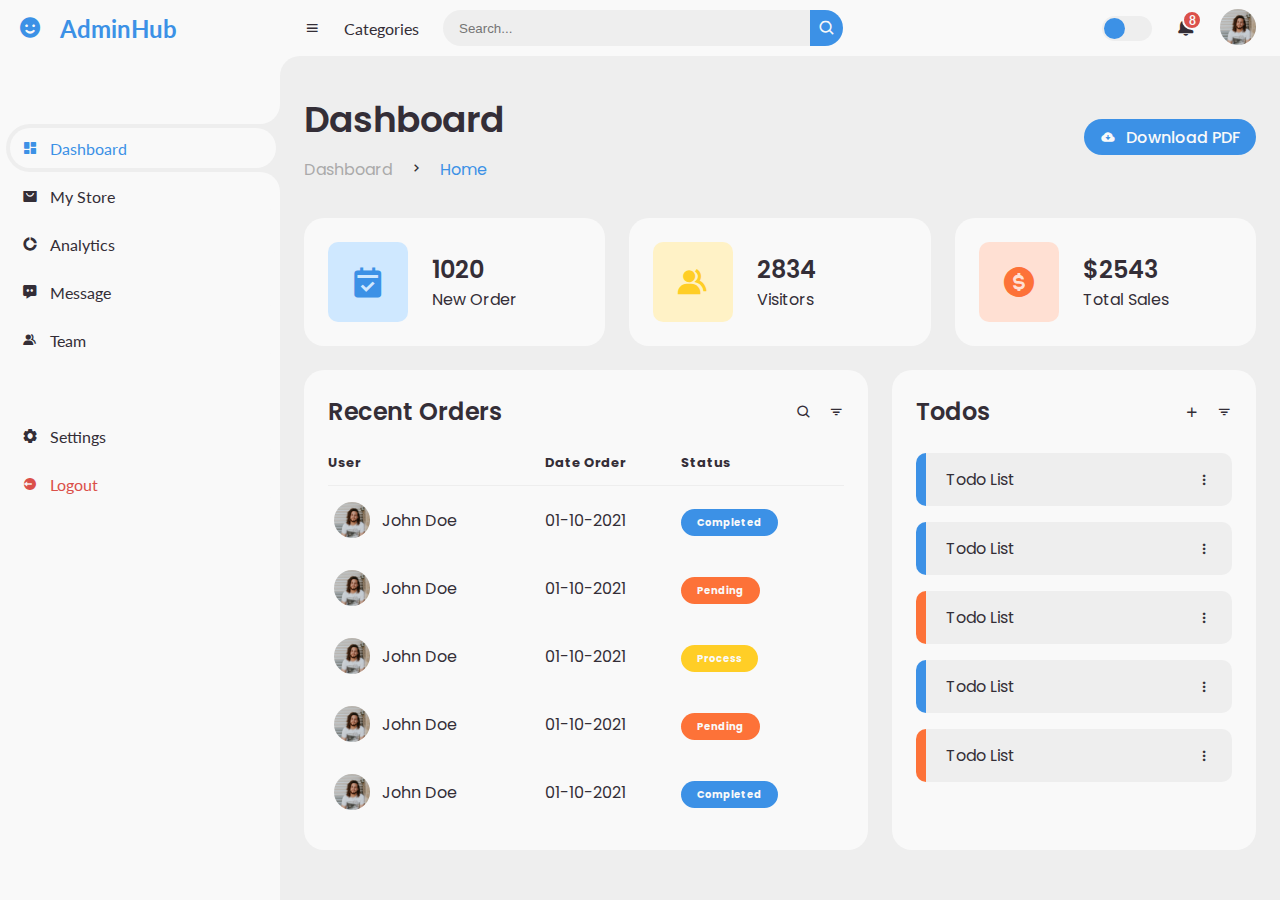
<file: template/index.html>
<!DOCTYPE html>
<html lang="en">
<head>
	<meta charset="UTF-8">
	<meta name="viewport" content="width=device-width, initial-scale=1.0">

	<!-- Boxicons -->
	<link href='https://unpkg.com/boxicons@2.0.9/css/boxicons.min.css' rel='stylesheet'>
	<!-- My CSS -->
	<link rel="stylesheet" href="style.css">

	<title>AdminHub</title>
</head>
<body>


	<!-- SIDEBAR -->
	<section id="sidebar">
		<a href="#" class="brand">
			<i class='bx bxs-smile'></i>
			<span class="text">AdminHub</span>
		</a>
		<ul class="side-menu top">
			<li class="active">
				<a href="#">
					<i class='bx bxs-dashboard' ></i>
					<span class="text">Dashboard</span>
				</a>
			</li>
			<li>
				<a href="#">
					<i class='bx bxs-shopping-bag-alt' ></i>
					<span class="text">My Store</span>
				</a>
			</li>
			<li>
				<a href="#">
					<i class='bx bxs-doughnut-chart' ></i>
					<span class="text">Analytics</span>
				</a>
			</li>
			<li>
				<a href="#">
					<i class='bx bxs-message-dots' ></i>
					<span class="text">Message</span>
				</a>
			</li>
			<li>
				<a href="#">
					<i class='bx bxs-group' ></i>
					<span class="text">Team</span>
				</a>
			</li>
		</ul>
		<ul class="side-menu">
			<li>
				<a href="#">
					<i class='bx bxs-cog' ></i>
					<span class="text">Settings</span>
				</a>
			</li>
			<li>
				<a href="#" class="logout">
					<i class='bx bxs-log-out-circle' ></i>
					<span class="text">Logout</span>
				</a>
			</li>
		</ul>
	</section>
	<!-- SIDEBAR -->



	<!-- CONTENT -->
	<section id="content">
		<!-- NAVBAR -->
		<nav>
			<i class='bx bx-menu' ></i>
			<a href="#" class="nav-link">Categories</a>
			<form action="#">
				<div class="form-input">
					<input type="search" placeholder="Search...">
					<button type="submit" class="search-btn"><i class='bx bx-search' ></i></button>
				</div>
			</form>
			<input type="checkbox" id="switch-mode" hidden>
			<label for="switch-mode" class="switch-mode"></label>
			<a href="#" class="notification">
				<i class='bx bxs-bell' ></i>
				<span class="num">8</span>
			</a>
			<a href="#" class="profile">
				<img src="img/people.png">
			</a>
		</nav>
		<!-- NAVBAR -->

		<!-- MAIN -->
		<main>
			<div class="head-title">
				<div class="left">
					<h1>Dashboard</h1>
					<ul class="breadcrumb">
						<li>
							<a href="#">Dashboard</a>
						</li>
						<li><i class='bx bx-chevron-right' ></i></li>
						<li>
							<a class="active" href="#">Home</a>
						</li>
					</ul>
				</div>
				<a href="#" class="btn-download">
					<i class='bx bxs-cloud-download' ></i>
					<span class="text">Download PDF</span>
				</a>
			</div>

			<ul class="box-info">
				<li>
					<i class='bx bxs-calendar-check' ></i>
					<span class="text">
						<h3>1020</h3>
						<p>New Order</p>
					</span>
				</li>
				<li>
					<i class='bx bxs-group' ></i>
					<span class="text">
						<h3>2834</h3>
						<p>Visitors</p>
					</span>
				</li>
				<li>
					<i class='bx bxs-dollar-circle' ></i>
					<span class="text">
						<h3>$2543</h3>
						<p>Total Sales</p>
					</span>
				</li>
			</ul>


			<div class="table-data">
				<div class="order">
					<div class="head">
						<h3>Recent Orders</h3>
						<i class='bx bx-search' ></i>
						<i class='bx bx-filter' ></i>
					</div>
					<table>
						<thead>
							<tr>
								<th>User</th>
								<th>Date Order</th>
								<th>Status</th>
							</tr>
						</thead>
						<tbody>
							<tr>
								<td>
									<img src="img/people.png">
									<p>John Doe</p>
								</td>
								<td>01-10-2021</td>
								<td><span class="status completed">Completed</span></td>
							</tr>
							<tr>
								<td>
									<img src="img/people.png">
									<p>John Doe</p>
								</td>
								<td>01-10-2021</td>
								<td><span class="status pending">Pending</span></td>
							</tr>
							<tr>
								<td>
									<img src="img/people.png">
									<p>John Doe</p>
								</td>
								<td>01-10-2021</td>
								<td><span class="status process">Process</span></td>
							</tr>
							<tr>
								<td>
									<img src="img/people.png">
									<p>John Doe</p>
								</td>
								<td>01-10-2021</td>
								<td><span class="status pending">Pending</span></td>
							</tr>
							<tr>
								<td>
									<img src="img/people.png">
									<p>John Doe</p>
								</td>
								<td>01-10-2021</td>
								<td><span class="status completed">Completed</span></td>
							</tr>
						</tbody>
					</table>
				</div>
				<div class="todo">
					<div class="head">
						<h3>Todos</h3>
						<i class='bx bx-plus' ></i>
						<i class='bx bx-filter' ></i>
					</div>
					<ul class="todo-list">
						<li class="completed">
							<p>Todo List</p>
							<i class='bx bx-dots-vertical-rounded' ></i>
						</li>
						<li class="completed">
							<p>Todo List</p>
							<i class='bx bx-dots-vertical-rounded' ></i>
						</li>
						<li class="not-completed">
							<p>Todo List</p>
							<i class='bx bx-dots-vertical-rounded' ></i>
						</li>
						<li class="completed">
							<p>Todo List</p>
							<i class='bx bx-dots-vertical-rounded' ></i>
						</li>
						<li class="not-completed">
							<p>Todo List</p>
							<i class='bx bx-dots-vertical-rounded' ></i>
						</li>
					</ul>
				</div>
			</div>
		</main>
		<!-- MAIN -->
	</section>
	<!-- CONTENT -->
	

	<script src="script.js"></script>
</body>
</html>
</file>
<file: template/style.css>
@import url('https://fonts.googleapis.com/css2?family=Lato:wght@400;700&family=Poppins:wght@400;500;600;700&display=swap');

* {
	margin: 0;
	padding: 0;
	box-sizing: border-box;
}

a {
	text-decoration: none;
}

li {
	list-style: none;
}

:root {
	--poppins: 'Poppins', sans-serif;
	--lato: 'Lato', sans-serif;

	--light: #F9F9F9;
	--blue: #3C91E6;
	--light-blue: #CFE8FF;
	--grey: #eee;
	--dark-grey: #AAAAAA;
	--dark: #342E37;
	--red: #DB504A;
	--yellow: #FFCE26;
	--light-yellow: #FFF2C6;
	--orange: #FD7238;
	--light-orange: #FFE0D3;
}

html {
	overflow-x: hidden;
}

body.dark {
	--light: #0C0C1E;
	--grey: #060714;
	--dark: #FBFBFB;
}

body {
	background: var(--grey);
	overflow-x: hidden;
}





/* SIDEBAR */
#sidebar {
	position: fixed;
	top: 0;
	left: 0;
	width: 280px;
	height: 100%;
	background: var(--light);
	z-index: 2000;
	font-family: var(--lato);
	transition: .3s ease;
	overflow-x: hidden;
	scrollbar-width: none;
}
#sidebar::--webkit-scrollbar {
	display: none;
}
#sidebar.hide {
	width: 60px;
}
#sidebar .brand {
	font-size: 24px;
	font-weight: 700;
	height: 56px;
	display: flex;
	align-items: center;
	color: var(--blue);
	position: sticky;
	top: 0;
	left: 0;
	background: var(--light);
	z-index: 500;
	padding-bottom: 20px;
	box-sizing: content-box;
}
#sidebar .brand .bx {
	min-width: 60px;
	display: flex;
	justify-content: center;
}
#sidebar .side-menu {
	width: 100%;
	margin-top: 48px;
}
#sidebar .side-menu li {
	height: 48px;
	background: transparent;
	margin-left: 6px;
	border-radius: 48px 0 0 48px;
	padding: 4px;
}
#sidebar .side-menu li.active {
	background: var(--grey);
	position: relative;
}
#sidebar .side-menu li.active::before {
	content: '';
	position: absolute;
	width: 40px;
	height: 40px;
	border-radius: 50%;
	top: -40px;
	right: 0;
	box-shadow: 20px 20px 0 var(--grey);
	z-index: -1;
}
#sidebar .side-menu li.active::after {
	content: '';
	position: absolute;
	width: 40px;
	height: 40px;
	border-radius: 50%;
	bottom: -40px;
	right: 0;
	box-shadow: 20px -20px 0 var(--grey);
	z-index: -1;
}
#sidebar .side-menu li a {
	width: 100%;
	height: 100%;
	background: var(--light);
	display: flex;
	align-items: center;
	border-radius: 48px;
	font-size: 16px;
	color: var(--dark);
	white-space: nowrap;
	overflow-x: hidden;
}
#sidebar .side-menu.top li.active a {
	color: var(--blue);
}
#sidebar.hide .side-menu li a {
	width: calc(48px - (4px * 2));
	transition: width .3s ease;
}
#sidebar .side-menu li a.logout {
	color: var(--red);
}
#sidebar .side-menu.top li a:hover {
	color: var(--blue);
}
#sidebar .side-menu li a .bx {
	min-width: calc(60px  - ((4px + 6px) * 2));
	display: flex;
	justify-content: center;
}
/* SIDEBAR */





/* CONTENT */
#content {
	position: relative;
	width: calc(100% - 280px);
	left: 280px;
	transition: .3s ease;
}
#sidebar.hide ~ #content {
	width: calc(100% - 60px);
	left: 60px;
}




/* NAVBAR */
#content nav {
	height: 56px;
	background: var(--light);
	padding: 0 24px;
	display: flex;
	align-items: center;
	grid-gap: 24px;
	font-family: var(--lato);
	position: sticky;
	top: 0;
	left: 0;
	z-index: 1000;
}
#content nav::before {
	content: '';
	position: absolute;
	width: 40px;
	height: 40px;
	bottom: -40px;
	left: 0;
	border-radius: 50%;
	box-shadow: -20px -20px 0 var(--light);
}
#content nav a {
	color: var(--dark);
}
#content nav .bx.bx-menu {
	cursor: pointer;
	color: var(--dark);
}
#content nav .nav-link {
	font-size: 16px;
	transition: .3s ease;
}
#content nav .nav-link:hover {
	color: var(--blue);
}
#content nav form {
	max-width: 400px;
	width: 100%;
	margin-right: auto;
}
#content nav form .form-input {
	display: flex;
	align-items: center;
	height: 36px;
}
#content nav form .form-input input {
	flex-grow: 1;
	padding: 0 16px;
	height: 100%;
	border: none;
	background: var(--grey);
	border-radius: 36px 0 0 36px;
	outline: none;
	width: 100%;
	color: var(--dark);
}
#content nav form .form-input button {
	width: 36px;
	height: 100%;
	display: flex;
	justify-content: center;
	align-items: center;
	background: var(--blue);
	color: var(--light);
	font-size: 18px;
	border: none;
	outline: none;
	border-radius: 0 36px 36px 0;
	cursor: pointer;
}
#content nav .notification {
	font-size: 20px;
	position: relative;
}
#content nav .notification .num {
	position: absolute;
	top: -6px;
	right: -6px;
	width: 20px;
	height: 20px;
	border-radius: 50%;
	border: 2px solid var(--light);
	background: var(--red);
	color: var(--light);
	font-weight: 700;
	font-size: 12px;
	display: flex;
	justify-content: center;
	align-items: center;
}
#content nav .profile img {
	width: 36px;
	height: 36px;
	object-fit: cover;
	border-radius: 50%;
}
#content nav .switch-mode {
	display: block;
	min-width: 50px;
	height: 25px;
	border-radius: 25px;
	background: var(--grey);
	cursor: pointer;
	position: relative;
}
#content nav .switch-mode::before {
	content: '';
	position: absolute;
	top: 2px;
	left: 2px;
	bottom: 2px;
	width: calc(25px - 4px);
	background: var(--blue);
	border-radius: 50%;
	transition: all .3s ease;
}
#content nav #switch-mode:checked + .switch-mode::before {
	left: calc(100% - (25px - 4px) - 2px);
}
/* NAVBAR */





/* MAIN */
#content main {
	width: 100%;
	padding: 36px 24px;
	font-family: var(--poppins);
	max-height: calc(100vh - 56px);
	overflow-y: auto;
}
#content main .head-title {
	display: flex;
	align-items: center;
	justify-content: space-between;
	grid-gap: 16px;
	flex-wrap: wrap;
}
#content main .head-title .left h1 {
	font-size: 36px;
	font-weight: 600;
	margin-bottom: 10px;
	color: var(--dark);
}
#content main .head-title .left .breadcrumb {
	display: flex;
	align-items: center;
	grid-gap: 16px;
}
#content main .head-title .left .breadcrumb li {
	color: var(--dark);
}
#content main .head-title .left .breadcrumb li a {
	color: var(--dark-grey);
	pointer-events: none;
}
#content main .head-title .left .breadcrumb li a.active {
	color: var(--blue);
	pointer-events: unset;
}
#content main .head-title .btn-download {
	height: 36px;
	padding: 0 16px;
	border-radius: 36px;
	background: var(--blue);
	color: var(--light);
	display: flex;
	justify-content: center;
	align-items: center;
	grid-gap: 10px;
	font-weight: 500;
}




#content main .box-info {
	display: grid;
	grid-template-columns: repeat(auto-fit, minmax(240px, 1fr));
	grid-gap: 24px;
	margin-top: 36px;
}
#content main .box-info li {
	padding: 24px;
	background: var(--light);
	border-radius: 20px;
	display: flex;
	align-items: center;
	grid-gap: 24px;
}
#content main .box-info li .bx {
	width: 80px;
	height: 80px;
	border-radius: 10px;
	font-size: 36px;
	display: flex;
	justify-content: center;
	align-items: center;
}
#content main .box-info li:nth-child(1) .bx {
	background: var(--light-blue);
	color: var(--blue);
}
#content main .box-info li:nth-child(2) .bx {
	background: var(--light-yellow);
	color: var(--yellow);
}
#content main .box-info li:nth-child(3) .bx {
	background: var(--light-orange);
	color: var(--orange);
}
#content main .box-info li .text h3 {
	font-size: 24px;
	font-weight: 600;
	color: var(--dark);
}
#content main .box-info li .text p {
	color: var(--dark);	
}





#content main .table-data {
	display: flex;
	flex-wrap: wrap;
	grid-gap: 24px;
	margin-top: 24px;
	width: 100%;
	color: var(--dark);
}
#content main .table-data > div {
	border-radius: 20px;
	background: var(--light);
	padding: 24px;
	overflow-x: auto;
}
#content main .table-data .head {
	display: flex;
	align-items: center;
	grid-gap: 16px;
	margin-bottom: 24px;
}
#content main .table-data .head h3 {
	margin-right: auto;
	font-size: 24px;
	font-weight: 600;
}
#content main .table-data .head .bx {
	cursor: pointer;
}

#content main .table-data .order {
	flex-grow: 1;
	flex-basis: 500px;
}
#content main .table-data .order table {
	width: 100%;
	border-collapse: collapse;
}
#content main .table-data .order table th {
	padding-bottom: 12px;
	font-size: 13px;
	text-align: left;
	border-bottom: 1px solid var(--grey);
}
#content main .table-data .order table td {
	padding: 16px 0;
}
#content main .table-data .order table tr td:first-child {
	display: flex;
	align-items: center;
	grid-gap: 12px;
	padding-left: 6px;
}
#content main .table-data .order table td img {
	width: 36px;
	height: 36px;
	border-radius: 50%;
	object-fit: cover;
}
#content main .table-data .order table tbody tr:hover {
	background: var(--grey);
}
#content main .table-data .order table tr td .status {
	font-size: 10px;
	padding: 6px 16px;
	color: var(--light);
	border-radius: 20px;
	font-weight: 700;
}
#content main .table-data .order table tr td .status.completed {
	background: var(--blue);
}
#content main .table-data .order table tr td .status.process {
	background: var(--yellow);
}
#content main .table-data .order table tr td .status.pending {
	background: var(--orange);
}


#content main .table-data .todo {
	flex-grow: 1;
	flex-basis: 300px;
}
#content main .table-data .todo .todo-list {
	width: 100%;
}
#content main .table-data .todo .todo-list li {
	width: 100%;
	margin-bottom: 16px;
	background: var(--grey);
	border-radius: 10px;
	padding: 14px 20px;
	display: flex;
	justify-content: space-between;
	align-items: center;
}
#content main .table-data .todo .todo-list li .bx {
	cursor: pointer;
}
#content main .table-data .todo .todo-list li.completed {
	border-left: 10px solid var(--blue);
}
#content main .table-data .todo .todo-list li.not-completed {
	border-left: 10px solid var(--orange);
}
#content main .table-data .todo .todo-list li:last-child {
	margin-bottom: 0;
}
/* MAIN */
/* CONTENT */









@media screen and (max-width: 768px) {
	#sidebar {
		width: 200px;
	}

	#content {
		width: calc(100% - 60px);
		left: 200px;
	}

	#content nav .nav-link {
		display: none;
	}
}






@media screen and (max-width: 576px) {
	#content nav form .form-input input {
		display: none;
	}

	#content nav form .form-input button {
		width: auto;
		height: auto;
		background: transparent;
		border-radius: none;
		color: var(--dark);
	}

	#content nav form.show .form-input input {
		display: block;
		width: 100%;
	}
	#content nav form.show .form-input button {
		width: 36px;
		height: 100%;
		border-radius: 0 36px 36px 0;
		color: var(--light);
		background: var(--red);
	}

	#content nav form.show ~ .notification,
	#content nav form.show ~ .profile {
		display: none;
	}

	#content main .box-info {
		grid-template-columns: 1fr;
	}

	#content main .table-data .head {
		min-width: 420px;
	}
	#content main .table-data .order table {
		min-width: 420px;
	}
	#content main .table-data .todo .todo-list {
		min-width: 420px;
	}
}
</file>
